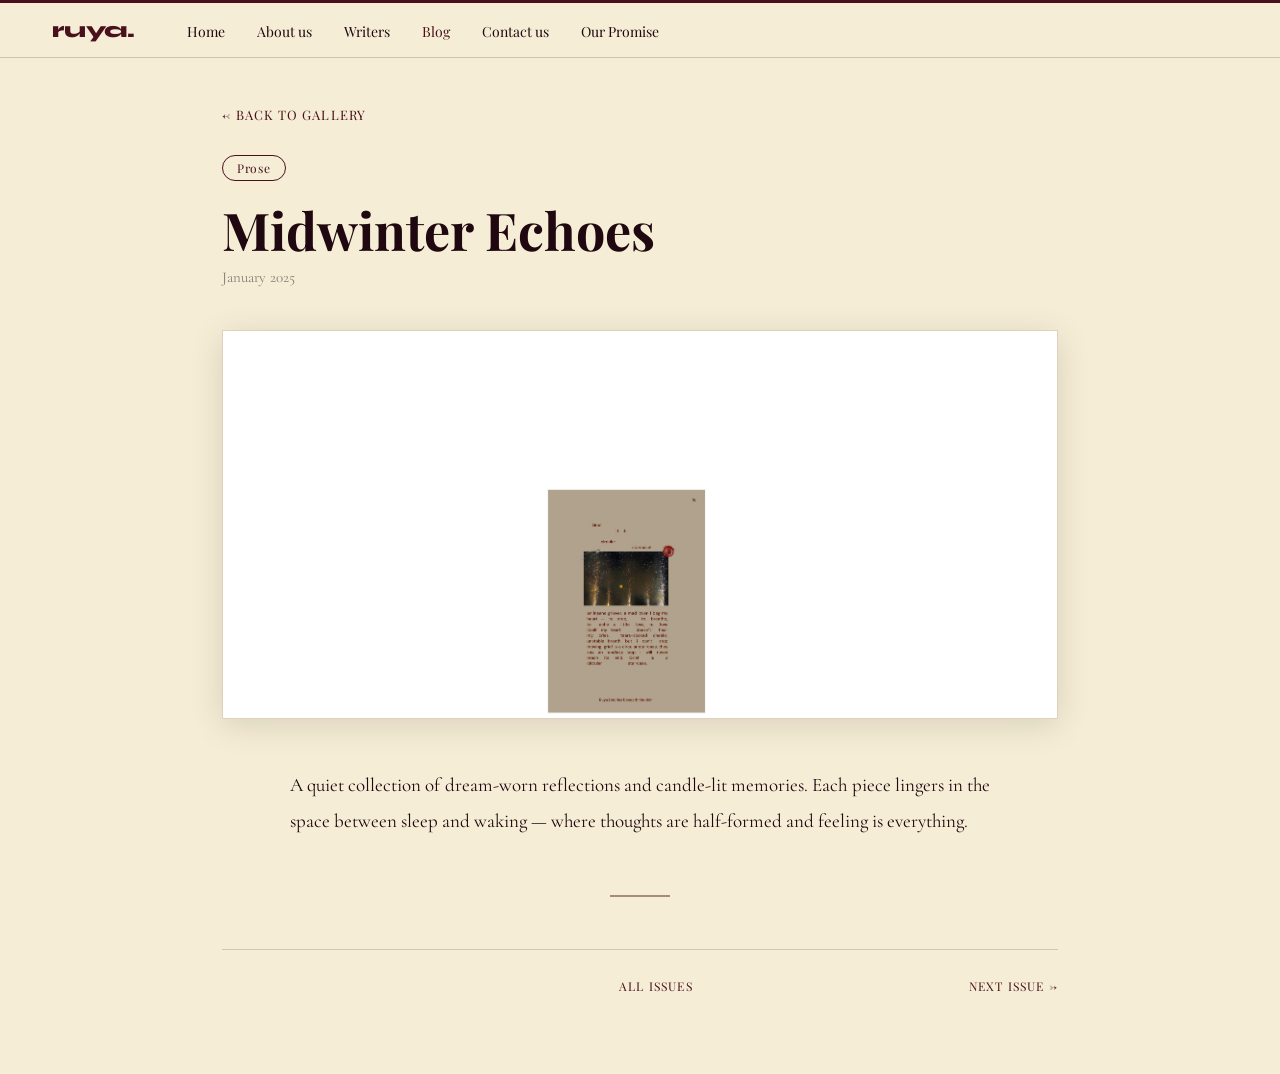
<file: issue.html>
<!DOCTYPE html>
<html lang="en">
<head>
  <meta charset="UTF-8">
  <meta name="viewport" content="width=device-width, initial-scale=1.0">
  <title>Ruya — Issue</title>
  <link rel="stylesheet" href="style.css">
  <style>
    .issue-page { background: var(--cream); min-height: 100vh; }
    .issue-inner { max-width: 900px; margin: 0 auto; padding: 48px 32px 80px; }

    .issue-back {
      margin-bottom: 32px;
      font-size: 13px;
      letter-spacing: .08em;
      text-transform: uppercase;
      color: var(--burg);
    }
    .issue-back a { color: var(--burg); transition: opacity .2s; }
    .issue-back a:hover { opacity: .65; }

    .issue-meta-tag {
      display: inline-block;
      border: 1px solid var(--burg);
      color: var(--burg);
      font-size: 12px;
      padding: 4px 14px;
      border-radius: 20px;
      margin-bottom: 20px;
      letter-spacing: .06em;
    }
    .issue-title {
      font-size: 52px;
      font-weight: 700;
      color: var(--dark-text);
      line-height: 1.1;
      margin-bottom: 10px;
    }
    .issue-date {
      font-family: 'Cormorant Garamond', serif;
      font-size: 15px;
      color: rgba(32,8,16,.5);
      margin-bottom: 44px;
    }

    /* Mockup display */
    .issue-mockup-wrap {
      width: 100%;
      margin-bottom: 48px;
      border: 1px solid rgba(73,17,28,.1);
      box-shadow: 0 6px 32px rgba(0,0,0,.12);
      overflow: hidden;
      background: #f0e8d0;
    }
    .issue-mockup-wrap img {
      width: 100%;
      height: auto;
      display: block;
      object-fit: contain;
    }

    .issue-desc-full {
      font-family: 'Cormorant Garamond', serif;
      font-size: 19px;
      line-height: 1.9;
      color: var(--dark-text);
      text-align: justify;
      max-width: 700px;
      margin: 0 auto 56px;
    }

    .issue-divider {
      width: 60px;
      height: 2px;
      background: var(--burg);
      margin: 0 auto 52px;
      opacity: .45;
    }

    .issue-nav {
      display: flex;
      justify-content: space-between;
      align-items: center;
      border-top: 1px solid rgba(73,17,28,.18);
      padding-top: 28px;
      font-size: 12px;
      letter-spacing: .1em;
      text-transform: uppercase;
    }
    .issue-nav a { color: var(--burg); transition: opacity .2s; }
    .issue-nav a:hover { opacity: .65; }

    @media (max-width: 768px) {
      .issue-title { font-size: 32px; }
      .issue-desc-full { font-size: 16px; }
      .issue-inner { padding: 28px 20px 60px; }
    }
  </style>
</head>
<body>

  <div class="top-accent"></div>
  <nav class="nav-light">
    <a href="index.html" class="logo">ruya.</a>
    <button class="nav-toggle" aria-label="Toggle menu" onclick="this.nextElementSibling.classList.toggle('open')">
      <span></span><span></span><span></span>
    </button>
    <ul>
      <li><a href="index.html">Home</a></li>
      <li><a href="about.html">About us</a></li>
      <li><a href="writers.html">Writers</a></li>
      <li><a href="gallery.html" class="active">Blog</a></li>
      <li><a href="contact.html">Contact us</a></li>
      <li><a href="promise.html">Our Promise</a></li>
    </ul>
  </nav>

  <div class="issue-page">
    <div class="issue-inner">

      <div class="issue-back"><a href="gallery.html">← Back to Gallery</a></div>

      <div id="issue-tag" class="issue-meta-tag"></div>
      <h1 id="issue-title" class="issue-title"></h1>
      <p id="issue-date" class="issue-date"></p>

      <div class="issue-mockup-wrap">
        <img id="issue-img" src="" alt="Issue mockup">
      </div>

      <p id="issue-desc" class="issue-desc-full"></p>

      <div class="issue-divider"></div>

      <div class="issue-nav">
        <a id="prev-link" href="#">← Previous Issue</a>
        <a href="gallery.html">All Issues</a>
        <a id="next-link" href="#">Next Issue →</a>
      </div>

    </div>
  </div>

  <script>
    const issues = [
      {
        title: "Midwinter Echoes",
        date: "January 2025",
        cat: "Prose",
        desc: "A quiet collection of dream-worn reflections and candle-lit memories. Each piece lingers in the space between sleep and waking — where thoughts are half-formed and feeling is everything.",
        mockup: "mockups/issue-1.jpg",
        fallback: "https://picsum.photos/seed/ruya-i1/900/640"
      },
      {
        title: "Tides of February",
        date: "February 2025",
        cat: "Ocean Symbolism",
        desc: "Poems and pieces shaped by deep waters, constellations, and tender longing. This issue dives below the surface, into the quiet pressure of things unspoken and the vast ache of open sea.",
        mockup: "mockups/issue-2.jpg",
        fallback: "https://picsum.photos/seed/ruya-i2/900/640"
      },
      {
        title: "Hearts & Letters",
        date: "March 2025",
        cat: "Visual poetry",
        desc: "Explorations of shadow, softness, and the fragile moments between day and night. A love letter to the in-between — to twilight, to almost-said, to the tenderness of ordinary things.",
        mockup: "mockups/issue-3.jpg",
        fallback: "https://picsum.photos/seed/ruya-i3/900/640"
      },
      {
        title: "Blurred Silhouettes",
        date: "April 2025",
        cat: "Poetry",
        desc: "A study of distance, identity, and the quiet spaces we inhabit. Who are we when no one is watching? This issue asks the questions we carry in the dark, and lets them breathe.",
        mockup: "mockups/issue-4.jpg",
        fallback: "https://picsum.photos/seed/ruya-i4/900/640"
      },
      {
        title: "Nocturne in Ink",
        date: "May 2025",
        cat: "Dark Academia",
        desc: "Dark, minimal meditations written in the language of night. Libraries after hours, ink-stained fingers, and the heavy beauty of knowledge sought in candlelight.",
        mockup: "mockups/issue-5.jpg",
        fallback: "https://picsum.photos/seed/ruya-i5/900/640"
      },
      {
        title: "Pastoral Fragments",
        date: "June 2025",
        cat: "Nostalgia & Memory",
        desc: "A collage of memory, landscape, and the soft stories hidden in the countryside. Fields, faded photographs, and the particular grief of places you cannot return to.",
        mockup: "mockups/issue-6.jpg",
        fallback: "https://picsum.photos/seed/ruya-i6/900/640"
      },
      {
        title: "Rooms of Light",
        date: "July 2025",
        cat: "Feminine softness",
        desc: "An intimate visual diary of stillness, femininity, and luminous spaces. Morning windows, white linen, and the sacred quiet of a room that holds you.",
        mockup: "mockups/issue-7.jpg",
        fallback: "https://picsum.photos/seed/ruya-i7/900/640"
      },
      {
        title: "Ink & Reverie",
        date: "August 2025",
        cat: "Sketchbook visuals",
        desc: "A swirling mix of sketches, handwritten thoughts, and restless imagination. Pages torn from the notebooks of dreamers who draw before they speak.",
        mockup: "mockups/issue-8.jpg",
        fallback: "https://picsum.photos/seed/ruya-i8/900/640"
      },
      {
        title: "Letters from Another Summer",
        date: "September 2025",
        cat: "Vintage storytelling",
        desc: "Vintage notes, sun-worn facades, and stories pressed into postcards. Letters never sent, summers that ended too soon, and the golden weight of what was.",
        mockup: "mockups/issue-9.jpg",
        fallback: "https://picsum.photos/seed/ruya-i9/900/640"
      }
    ];

    const params = new URLSearchParams(window.location.search);
    const id = Math.max(1, Math.min(parseInt(params.get('id') || '1'), issues.length));
    const issue = issues[id - 1];

    document.title = `Ruya — ${issue.title}`;
    document.getElementById('issue-tag').textContent = issue.cat;
    document.getElementById('issue-title').textContent = issue.title;
    document.getElementById('issue-date').textContent = issue.date;
    document.getElementById('issue-desc').textContent = issue.desc;

    // Try local mockup first, fall back to placeholder
    const img = document.getElementById('issue-img');
    img.src = issue.mockup;
    img.onerror = () => { img.src = issue.fallback; img.onerror = null; };

    const prevLink = document.getElementById('prev-link');
    const nextLink = document.getElementById('next-link');
    if (id > 1) { prevLink.href = `issue.html?id=${id - 1}`; }
    else { prevLink.style.visibility = 'hidden'; }
    if (id < issues.length) { nextLink.href = `issue.html?id=${id + 1}`; }
    else { nextLink.style.visibility = 'hidden'; }
  </script>

</body>
</html>
</file>
<file: style.css>
@import url('https://fonts.googleapis.com/css2?family=Playfair+Display:ital,wght@0,400;0,600;0,700;0,900;1,400;1,600;1,700&family=Cormorant+Garamond:ital,wght@0,300;0,400;0,500;0,600;1,300;1,400;1,600&family=Great+Vibes&family=Syne:wght@800&display=swap');

*, *::before, *::after { box-sizing: border-box; margin: 0; padding: 0; }
html { scroll-behavior: smooth; }
body { font-family: 'Playfair Display', Georgia, serif; }
a { text-decoration: none; color: inherit; }
img { display: block; width: 100%; height: 100%; object-fit: cover; }
button { font-family: inherit; cursor: pointer; }

:root {
  --burg: #49111C;
  --burg-deep: #2D080F;
  --burg-deeper: #180306;
  --cream: #F5EDD5;
  --tan: #C4B497;
  --tan-card: #C8B99B;
  --dark-text: #200810;
  --text-on-dark: #F5EDD5;
}

/* ─── TOP ACCENT ─── */
.top-accent { height: 3px; background: var(--burg); }

/* ─── LIGHT NAV ─── */
.nav-light {
  background: var(--cream);
  border-bottom: 1px solid rgba(73,17,28,0.2);
  padding: 14px 52px;
  display: flex;
  align-items: center;
  position: sticky;
  top: 0;
  z-index: 100;
}
.nav-light .logo {
  font-family: 'Syne', sans-serif;
  font-weight: 800;
  font-style: normal;
  font-size: 22px;
  color: var(--burg);
  margin-right: 52px;
  letter-spacing: -.01em;
}
.nav-light ul { list-style: none; display: flex; gap: 32px; }
.nav-light ul a { font-size: 14px; color: var(--dark-text); transition: color .2s; }
.nav-light ul a:hover, .nav-light ul a.active { color: var(--burg); }

/* Hamburger toggle (mobile) */
.nav-toggle {
  display: none;
  background: none;
  border: none;
  cursor: pointer;
  margin-left: auto;
  flex-direction: column;
  gap: 5px;
  padding: 4px;
}
.nav-toggle span {
  display: block;
  width: 22px;
  height: 2px;
  background: var(--burg);
  border-radius: 2px;
  transition: all .25s;
}
/* dark variant hidden by default, shown on mobile via media query */
.nav-toggle-dark { display: none; }

/* ─── DARK NAV ─── */
.nav-dark {
  background: var(--burg);
  padding: 16px 52px;
  display: flex;
  align-items: center;
  justify-content: space-between;
}
.nav-dark .logo {
  font-family: 'Syne', sans-serif;
  font-weight: 800;
  font-style: normal;
  font-size: 22px;
  color: var(--text-on-dark);
  letter-spacing: -.01em;
}
.nav-dark ul { list-style: none; display: flex; gap: 40px; }
.nav-dark ul a {
  font-size: 12px;
  color: var(--text-on-dark);
  letter-spacing: .14em;
  text-transform: uppercase;
  transition: opacity .2s;
}
.nav-dark ul a:hover { opacity: .7; }
.nav-dark ul a.active { text-decoration: underline; text-underline-offset: 4px; }

/* ─── BACK BTN ─── */
.back-btn {
  background: none;
  border: none;
  font-size: 22px;
  line-height: 1;
  padding: 0;
  color: inherit;
  cursor: pointer;
}

/* ══════════════════════════════
   HOME PAGE
══════════════════════════════ */
.hero {
  position: relative;
  height: 450px;
  overflow: hidden;
  background: #180606 url('https://picsum.photos/seed/ruya-hero/1400/600') center/cover no-repeat;
}
.hero::after {
  content: '';
  position: absolute;
  inset: 0;
  background: rgba(15,3,3,.4);
}
.hero h1 {
  font-family: 'Great Vibes', cursive;
  font-weight: 400;
  font-size: 88px;
  color: #fff;
  position: absolute;
  top: 50%;
  left: 50%;
  transform: translate(-50%,-50%);
  white-space: nowrap;
  z-index: 2;
  text-shadow: 0 2px 24px rgba(0,0,0,.5);
}

.featured-section { background: var(--cream); padding-bottom: 80px; }

.featured-card-outer {
  display: flex;
  justify-content: center;
  margin-top: -110px;
  position: relative;
  z-index: 10;
  padding-bottom: 36px;
}
.featured-card {
  width: 360px;
  height: 360px;
  box-shadow: 0 12px 48px rgba(0,0,0,.35);
  overflow: hidden;
  background: #3a1a10;
  border: 2px solid rgba(73,17,28,.15);
}

.featured-body {
  max-width: 580px;
  margin: 0 auto;
  padding: 0 24px;
}
.featured-heading {
  font-size: 22px;
  font-weight: 700;
  text-align: center;
  color: var(--dark-text);
  margin-bottom: 20px;
}
.featured-desc {
  font-family: 'Cormorant Garamond', serif;
  font-size: 17px;
  line-height: 1.85;
  text-align: justify;
  color: var(--dark-text);
  margin-bottom: 44px;
}

.reading-row {
  display: flex;
  align-items: center;
  margin-bottom: 36px;
  min-height: 52px;
}
.reading-label {
  font-weight: 700;
  font-size: 15px;
  color: var(--dark-text);
  padding-right: 16px;
  flex-shrink: 0;
}
.reading-vline {
  width: 1px;
  height: 52px;
  background: var(--dark-text);
  opacity: .4;
  flex-shrink: 0;
}
.reading-accent {
  font-size: 32px;
  font-weight: 900;
  color: var(--burg);
  margin-left: auto;
  line-height: 1;
}

.script-title {
  font-family: 'Great Vibes', cursive;
  font-size: 42px;
  font-weight: 400;
  color: var(--dark-text);
  text-align: center;
  margin-bottom: 24px;
}
.collage-strip {
  height: 108px;
  overflow: hidden;
  margin-bottom: 36px;
  background: #2a1010;
}

/* ══════════════════════════════
   ABOUT PAGE
══════════════════════════════ */
.about-page { background: var(--burg); min-height: 100vh; }
.about-inner { padding: 44px 80px 80px; }
.about-grid {
  display: grid;
  grid-template-columns: 1fr 1fr;
  gap: 64px;
  align-items: center;
  max-width: 1100px;
  margin: 32px auto 0;
}
.about-img-wrap {
  width: 100%;
  aspect-ratio: 4/3;
  overflow: hidden;
  background: var(--burg-deep);
}
.about-heading {
  font-size: 72px;
  font-weight: 700;
  color: var(--tan);
  line-height: 1.05;
  margin-bottom: 32px;
}
.about-text {
  font-family: 'Cormorant Garamond', serif;
  font-size: 16px;
  line-height: 1.9;
  color: var(--text-on-dark);
  text-align: justify;
}
.about-attribution {
  font-family: 'Great Vibes', cursive;
  font-size: 22px;
  color: var(--text-on-dark);
  text-align: right;
  margin-top: 28px;
}

/* ══════════════════════════════
   WRITERS PAGE
══════════════════════════════ */
.writers-page {
  background-color: var(--burg-deep);
  background-image:
    radial-gradient(ellipse at 30% 50%, rgba(73,17,28,.3) 0%, transparent 60%),
    radial-gradient(ellipse at 70% 20%, rgba(45,8,15,.25) 0%, transparent 50%);
  min-height: 100vh;
  position: relative;
}
.writers-inner {
  padding: 56px 80px 130px;
  display: grid;
  grid-template-columns: 1fr 1fr;
  gap: 60px;
  align-items: start;
  max-width: 1100px;
  margin: 0 auto;
}

.fw-label {
  display: flex;
  align-items: center;
  gap: 12px;
  color: var(--tan);
  font-size: 12px;
  letter-spacing: .18em;
  text-transform: uppercase;
  margin-bottom: 16px;
}
.fw-label::before, .fw-label::after {
  content: '';
  width: 36px;
  height: 1px;
  background: var(--tan);
}
.fw-badge {
  display: inline-block;
  border: 1px solid rgba(245,237,213,.6);
  color: var(--text-on-dark);
  font-size: 12px;
  padding: 4px 14px;
  border-radius: 20px;
  margin-bottom: 22px;
}
.fw-name {
  font-size: 78px;
  line-height: .95;
  color: var(--text-on-dark);
  margin-bottom: 32px;
  font-weight: 400;
}
.fw-name .italic { font-style: italic; display: block; }
.fw-bio {
  font-family: 'Cormorant Garamond', serif;
  font-style: italic;
  font-size: 17px;
  line-height: 1.8;
  color: var(--text-on-dark);
  max-width: 380px;
  margin-bottom: 36px;
}
.fw-btn {
  background: transparent;
  border: 1.5px solid var(--text-on-dark);
  color: var(--text-on-dark);
  padding: 12px 30px;
  border-radius: 24px;
  font-size: 14px;
  transition: all .25s;
}
.fw-btn:hover { background: var(--text-on-dark); color: var(--burg); }

.fw-photo-col { position: relative; padding-right: 52px; }
.fw-photo {
  width: 100%;
  max-width: 320px;
  aspect-ratio: 3/4;
  overflow: hidden;
  background: #2a1010;
  margin: 0 auto;
  border: 2px solid rgba(245,237,213,.15);
  position: relative;
}
.fw-photo::before {
  content: '';
  position: absolute;
  top: 8px; left: 8px; right: -8px; bottom: -8px;
  border: 1px solid rgba(245,237,213,.1);
  z-index: -1;
  pointer-events: none;
}
.fw-rotated {
  position: absolute;
  right: 4px;
  top: 50%;
  transform: translateY(-50%) rotate(90deg);
  font-size: 10px;
  letter-spacing: .2em;
  color: var(--text-on-dark);
  white-space: nowrap;
  text-transform: uppercase;
}
.fw-issue-no {
  padding: 0 80px;
  color: rgba(245,237,213,.55);
  font-size: 11px;
  letter-spacing: .1em;
  position: absolute;
  bottom: 72px;
  left: 0;
}
.writers-footer {
  position: absolute;
  bottom: 0; left: 0; right: 0;
  border-top: 1px solid rgba(245,237,213,.2);
  padding: 18px 80px;
  display: flex;
  justify-content: space-between;
  align-items: center;
  color: var(--text-on-dark);
  font-size: 11px;
  letter-spacing: .12em;
  text-transform: uppercase;
}
.writers-footer a { color: var(--text-on-dark); transition: opacity .2s; }
.writers-footer a:hover { opacity: .65; }

/* ══════════════════════════════
   GALLERY PAGE
══════════════════════════════ */
.gallery-page {
  min-height: 100vh;
  background-color: #180306;
  background-image:
    radial-gradient(ellipse 700px 450px at 8% 85%, rgba(120,25,42,.4) 0%, transparent 100%),
    radial-gradient(ellipse 500px 350px at 88% 15%, rgba(90,12,22,.32) 0%, transparent 100%),
    radial-gradient(ellipse 600px 500px at 50% 100%, rgba(70,8,18,.3) 0%, transparent 100%),
    radial-gradient(ellipse 350px 250px at 92% 65%, rgba(100,20,35,.22) 0%, transparent 100%),
    radial-gradient(ellipse 280px 220px at 4% 35%, rgba(80,12,22,.24) 0%, transparent 100%);
}

.gallery-header-bar {
  padding: 28px 60px 16px;
  display: flex;
  justify-content: space-between;
  align-items: flex-start;
}
.gallery-brand { display: flex; flex-direction: column; gap: 8px; }
.gallery-brand-top { display: flex; align-items: center; gap: 14px; }
.gallery-icon { font-size: 28px; color: var(--text-on-dark); line-height: 1; }
.gallery-brand-name { font-size: 26px; font-weight: 700; color: var(--text-on-dark); }
.gallery-brand-sub {
  font-style: italic;
  font-size: 14px;
  color: rgba(245,237,213,.75);
  padding-left: 42px;
}
.gallery-home-btn {
  background: var(--tan-card);
  color: var(--dark-text);
  border: none;
  padding: 10px 28px;
  font-size: 14px;
  border-radius: 2px;
  transition: opacity .2s;
}
.gallery-home-btn:hover { opacity: .85; }

.gallery-meta-bar {
  padding: 0 60px 20px;
  display: flex;
  justify-content: space-between;
  color: rgba(245,237,213,.65);
  font-size: 13px;
}
.gallery-grid {
  display: grid;
  grid-template-columns: repeat(3, 1fr);
  gap: 22px;
  padding: 0 60px 40px;
}
.issue-card {
  background: var(--tan-card);
  border-radius: 6px;
  overflow: hidden;
  transition: transform .25s;
}
.issue-card:hover { transform: translateY(-3px); }
.issue-thumb { height: 168px; overflow: hidden; background: #1a0a0a; }
.issue-thumb img { transition: transform .35s; }
.issue-card:hover .issue-thumb img { transform: scale(1.05); }
.issue-body { padding: 16px 18px 20px; }
.issue-title-row {
  display: flex;
  justify-content: space-between;
  align-items: flex-start;
  gap: 8px;
  margin-bottom: 4px;
}
.issue-title { font-size: 15px; font-weight: 600; color: var(--dark-text); line-height: 1.3; }
.issue-arrow { font-size: 18px; color: var(--dark-text); flex-shrink: 0; margin-top: 2px; }
.issue-meta {
  font-size: 12px;
  color: var(--dark-text);
  margin-bottom: 10px;
  font-family: 'Cormorant Garamond', serif;
}
.issue-desc {
  font-size: 13px;
  color: var(--dark-text);
  line-height: 1.65;
  font-family: 'Cormorant Garamond', serif;
}

.pagination-wrap {
  display: flex;
  justify-content: center;
  gap: 6px;
  padding: 16px 0 64px;
}
.pg-btn {
  width: 36px;
  height: 36px;
  display: flex;
  align-items: center;
  justify-content: center;
  background: transparent;
  border: 1px solid rgba(245,237,213,.4);
  color: var(--text-on-dark);
  font-size: 14px;
  border-radius: 2px;
  transition: all .2s;
}
.pg-btn:hover { background: rgba(245,237,213,.12); }
.pg-btn.active { background: var(--tan-card); border-color: var(--tan-card); color: var(--dark-text); }

/* ══════════════════════════════
   CONTACT PAGE
══════════════════════════════ */
.contact-page { background: var(--cream); min-height: 100vh; }
.contact-inner { padding: 40px 80px 0; }
.contact-heading {
  font-family: 'Cormorant Garamond', serif;
  font-size: 72px;
  font-weight: 400;
  color: var(--burg);
  text-align: center;
  margin-bottom: 60px;
}
.contact-grid {
  display: grid;
  grid-template-columns: 1fr 1fr;
  gap: 80px;
  max-width: 900px;
  margin: 0 auto;
  align-items: start;
}
.contact-img-wrap { position: relative; display: inline-block; }
.contact-img-wrap::after {
  content: '';
  position: absolute;
  bottom: -14px; right: -14px;
  width: calc(100% - 14px);
  height: calc(100% - 14px);
  border: 1.5px solid rgba(73,17,28,.3);
  z-index: 0;
}
.contact-photo {
  width: 340px;
  height: 420px;
  display: block;
  position: relative;
  z-index: 1;
  background: #3a2818;
  object-fit: cover;
}
.contact-quote {
  font-family: 'Cormorant Garamond', serif;
  font-style: italic;
  font-size: 22px;
  color: var(--burg);
  line-height: 1.65;
  margin-bottom: 44px;
}
.contact-label {
  font-size: 16px;
  font-weight: 700;
  color: var(--dark-text);
  text-decoration: underline;
  text-underline-offset: 3px;
  margin-bottom: 6px;
}
.contact-faq-text {
  font-family: 'Cormorant Garamond', serif;
  font-size: 15px;
  color: var(--dark-text);
  margin-bottom: 28px;
}
.contact-socials { font-size: 15px; color: var(--dark-text); line-height: 2.1; }
.contact-socials strong { font-weight: 700; }
.contact-socials a { color: var(--burg); }
.contact-footer-bar { height: 56px; background: var(--burg); margin-top: 80px; }

/* ══════════════════════════════
   PROMISE PAGE
══════════════════════════════ */
.promise-page { background: var(--cream); min-height: 100vh; padding: 20px; }
.promise-inner {
  border: 2.5px solid var(--burg);
  min-height: calc(100vh - 40px);
  padding: 36px 80px 56px;
  display: flex;
  flex-direction: column;
  align-items: center;
}
.promise-top-bar {
  width: 100%;
  display: flex;
  justify-content: space-between;
  align-items: flex-start;
  margin-bottom: 28px;
}
.promise-home-btn {
  background: var(--burg);
  color: var(--text-on-dark);
  border: none;
  padding: 10px 28px;
  font-size: 14px;
  border-radius: 3px;
  transition: opacity .2s;
}
.promise-home-btn:hover { opacity: .82; }
.promise-sticker {
  width: 140px;
  margin-bottom: 20px;
  transform: rotate(-3deg);
  filter: drop-shadow(0 4px 12px rgba(73,17,28,.18));
}
.promise-sticker img {
  width: 100%;
  height: auto;
  object-fit: contain;
  border-radius: 4px;
}
.promise-subtitle {
  font-family: 'Cormorant Garamond', serif;
  font-style: italic;
  font-size: 21px;
  color: var(--burg);
  text-align: center;
  margin-bottom: 40px;
}
.promise-main {
  font-size: 26px;
  font-weight: 700;
  color: var(--burg);
  text-align: justify;
  max-width: 720px;
  line-height: 1.6;
  margin-bottom: 60px;
}
.promise-photos {
  display: grid;
  grid-template-columns: repeat(3, 1fr);
  gap: 30px;
  width: 100%;
  max-width: 880px;
  margin-bottom: 44px;
}
.promise-photo { aspect-ratio: 4/3; overflow: hidden; background: #2a1808; }
.promise-sig {
  font-family: 'Great Vibes', cursive;
  font-size: 46px;
  color: var(--burg);
  margin-top: auto;
}

/* ══════════════════════════════
   MOBILE RESPONSIVE
══════════════════════════════ */
@media (max-width: 768px) {

  /* Light nav */
  .nav-light {
    padding: 14px 20px;
    flex-wrap: wrap;
    position: relative;
  }
  .nav-light .logo { margin-right: auto; font-size: 20px; }
  .nav-toggle { display: flex; }
  .nav-light ul {
    display: none;
    flex-direction: column;
    width: 100%;
    gap: 0;
    padding: 8px 0 12px;
    border-top: 1px solid rgba(73,17,28,.15);
    margin-top: 10px;
  }
  .nav-light ul.open { display: flex; }
  .nav-light ul li a {
    display: block;
    padding: 10px 4px;
    font-size: 15px;
  }

  /* Dark nav */
  .nav-dark {
    padding: 14px 20px;
    flex-wrap: wrap;
    position: relative;
  }
  .nav-dark .logo { margin-right: auto; }
  .nav-toggle-dark { display: flex; }
  .nav-toggle-dark span { background: var(--text-on-dark); }
  .nav-dark ul {
    display: none;
    flex-direction: column;
    width: 100%;
    gap: 0;
    border-top: 1px solid rgba(245,237,213,.15);
    margin-top: 10px;
    padding: 8px 0 12px;
  }
  .nav-dark ul.open { display: flex; }
  .nav-dark ul a {
    display: block;
    padding: 10px 4px;
    font-size: 13px;
    letter-spacing: .1em;
  }

  /* Hero */
  .hero { height: 300px; }
  .hero h1 { font-size: 52px; }

  /* Featured card */
  .featured-card-outer { margin-top: -70px; }
  .featured-card { width: 260px; height: 260px; }
  .featured-body { padding: 0 16px; }
  .featured-heading { font-size: 18px; }
  .featured-desc { font-size: 15px; }
  .script-title { font-size: 32px; }

  /* About */
  .about-inner { padding: 28px 20px 60px; }
  .about-grid { grid-template-columns: 1fr; gap: 32px; }
  .about-heading { font-size: 44px; }
  .about-text { font-size: 15px; }

  /* Writers */
  .writers-inner {
    grid-template-columns: 1fr;
    padding: 36px 20px 100px;
    gap: 40px;
  }
  .fw-name { font-size: 52px; }
  .fw-photo-col { padding-right: 0; }
  .fw-rotated { display: none; }
  .fw-issue-no { padding: 0 20px; }
  .writers-footer {
    padding: 14px 20px;
    font-size: 10px;
    flex-wrap: wrap;
    gap: 6px;
  }
  .writers-footer span { display: none; }

  /* Gallery */
  .gallery-header-bar { padding: 20px 20px 12px; flex-wrap: wrap; gap: 14px; }
  .gallery-brand-sub { padding-left: 0; font-size: 12px; }
  .gallery-meta-bar { padding: 0 20px 14px; }
  .gallery-grid {
    grid-template-columns: 1fr;
    padding: 0 20px 32px;
    gap: 18px;
  }

  /* Contact */
  .contact-inner { padding: 28px 20px 0; }
  .contact-heading { font-size: 44px; margin-bottom: 36px; }
  .contact-grid { grid-template-columns: 1fr; gap: 40px; }
  .contact-img-wrap { display: block; }
  .contact-photo { width: 100%; height: 280px; }
  .contact-img-wrap::after { display: none; }
  .contact-quote { font-size: 18px; }
  .contact-footer-bar { margin-top: 48px; }

  /* Promise */
  .promise-page { padding: 12px; }
  .promise-inner {
    padding: 24px 20px 40px;
    min-height: calc(100vh - 24px);
  }
  .promise-main { font-size: 18px; }
  .promise-photos { grid-template-columns: 1fr; gap: 16px; max-width: 100%; }
  .promise-sig { font-size: 36px; }
}

@media (max-width: 480px) {
  .hero h1 { font-size: 40px; }
  .about-heading { font-size: 36px; }
  .fw-name { font-size: 42px; }
  .contact-heading { font-size: 36px; }
  .gallery-brand-name { font-size: 20px; }
}
</file>
